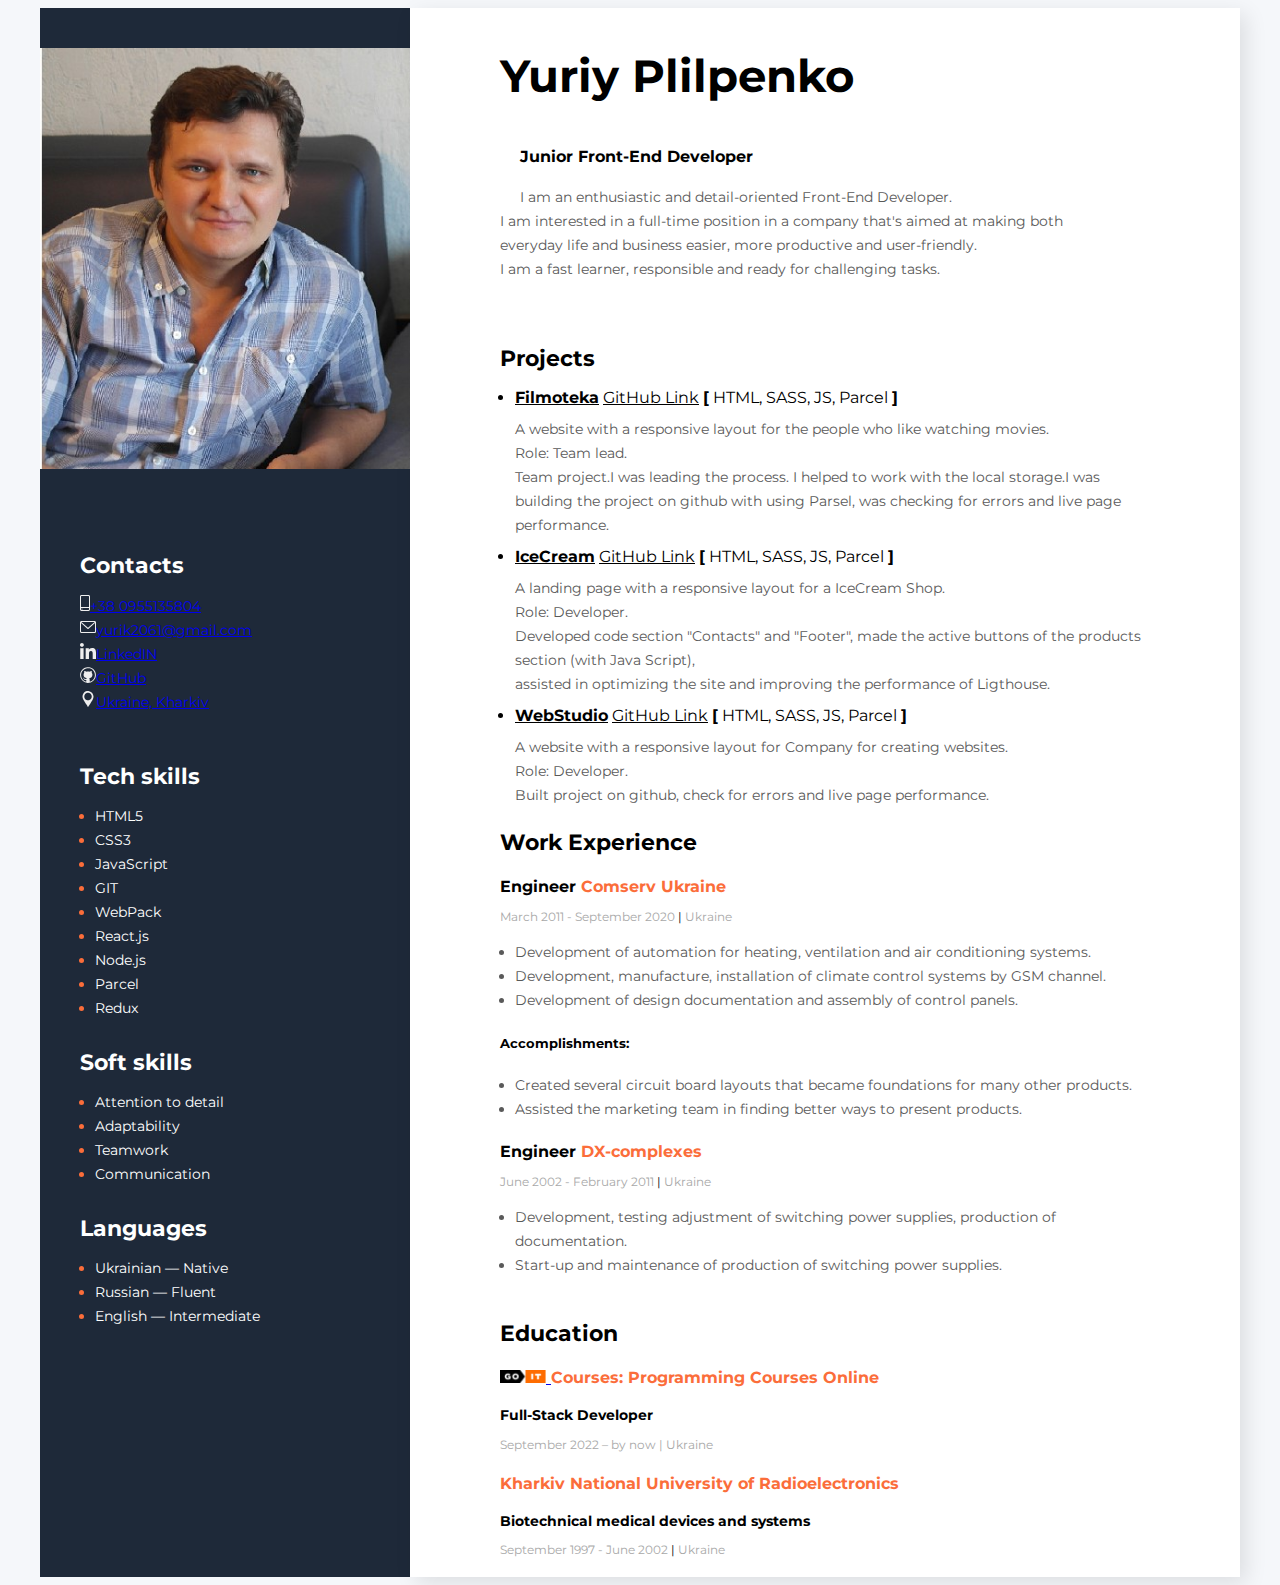
<file: index.html>
<!DOCTYPE html>
<html lang="en">
<head>
    <meta charset="UTF-8">
    <meta http-equiv="X-UA-Compatible" content="IE=edge">
    <meta name="viewport" content="width=device-width, initial-scale=1.0">
    <link rel="preconnect" href="https://fonts.googleapis.com">
    <link rel="preconnect" href="https://fonts.gstatic.com" crossorigin>
    <link href="https://fonts.googleapis.com/css2?family=Montserrat:wght@400;700&display=swap" rel="stylesheet">
    <link rel="stylesheet" href="styles/styles.css">
    <title>Resume</title>
</head>
<body>   

<!--main-->
<div class="main">
    <!--main content-->
    <div class="main-content">
        <!--about user-->
        <div class="about">
           
            <h1 class="about-name">Yuriy Plilpenko</h1>
            <h2 class="about-position">Junior Front-End Developer</h2>
            <div class="description__wrapper">
                <p class="about-description">
                    I am an enthusiastic and detail-oriented Front-End Developer. <br>  I am interested in a full-time position in a company that's aimed at making both everyday life and business easier, more productive and user-friendly. <br> I am a fast learner, responsible and ready for challenging tasks.<br>
                    <!-- My goal is to get a job in a reputed company  where I can use my skills and knowledge to deliver good results in the long term.<br> -->
                     <!-- I am eager to achieve a good position in the company to scale up the organization’s production and growth rate and at the same time for my personal career growth as well. 
                     </p> -->
            </div>
        </div>
        <!--projects-->
          <!--project container-->
          <div class="projects-container">
            <h3 class="title projects-title">Projects</h3>
            <ul class="projects-list list">
              <!-- <li class="projects-item">
                <a
                  class="projects-link"
                  href="#"
                  ></a
                >
                <span class="dots">........................................</span>
                <span
                  ><b>[</b> <span class="tech-name">HTML5, CSS3</span>
                  <b>]</b></span
                >
              </li> -->
              <li class="projects-item">
                <a
                  class="projects-link"
                  href="https://yuriypilipenkokh.github.io/filmoteka/"
                  rel="noopener nofollow noreferrer"
                  target="_blank"
                  ><b>Filmoteka</b></a
                >
                <a
                  class="projects-link"
                  href="https://yuriypilipenkokh.github.io/filmoteka/"
                  rel="noopener nofollow noreferrer"
                  target="_blank"
                  >GitHub Link</a
                >
                <span
                  ><b>[</b> <span class="tech-name">HTML, SASS, JS, Parcel</span>
                  <b>]</b></span
                >
                <p class="description first">
                  A website with a responsive layout for the people who like
                watching movies.
                </p>
                <p class="description">Role: Team lead.</p>
                <p class="description">
                  Team project.I was leading the process. I helped to work with the local
                storage.I was building the project on github with using Parsel, was checking  for  errors and live page performance.
                </p>
              </li>

              <li class="projects-item">
                <a
                  class="projects-link"
                  href="https://yuriypilipenkokh.github.io/ice4cream/"
                  rel="noopener nofollow noreferrer"
                  target="_blank"
                  ><b>IceCream</b></a
                >
                <a
                  class="projects-link"
                  href="https://yuriypilipenkokh.github.io/ice4cream/"
                  rel="noopener nofollow noreferrer"
                  target="_blank"
                  >GitHub Link</a
                >
                <span
                  ><b>[</b> <span class="tech-name">HTML, SASS, JS, Parcel</span>
                  <b>]</b></span
                >
                <p class="description first">
                  A landing page with a responsive layout for a IceCream Shop.
                </p>
                <p class="description">Role: Developer.</p>
                <p class="description">
                  Developed code section "Contacts" and "Footer", made the active buttons of the products
                  section (with Java Script),<br> assisted in optimizing the site
                  and improving the performance of Ligthouse.
                </p>
              </li>

              <!-- <li class="projects-item">
                <a
                  class="projects-link"
                  href="#"
                  rel="noopener nofollow noreferrer"
                  target="_blank"
                  ><b>Filmoteka</b></a
                >
                <a
                  class="projects-link"
                  href="#"
                  rel="noopener nofollow noreferrer"
                  target="_blank"
                  >GitHub Link</a
                >
                <span
                  ><b>[</b> <span class="tech-name">HTML, SASS, JS, Parcel</span>
                  <b>]</b></span
                >
                <p class="description">
                  A website with a responsive layout for people, who very likes to
                  watch films
                </p>
                <p class="description">Role: Developer.</p>
                <p class="description">
                  Team project.I was leading the process, writing the code to open
                  the single movie modal. I helped to work with the locale
                  storage. Build the project on github with using Parsel, check
                  for build errors and live page performance.
                </p>
              </li> -->

              <li class="projects-item">
                <a
                  class="projects-link"
                  href="https://yuriypilipenkokh.github.io/goit-markup-hw-08/"
                  rel="noopener nofollow noreferrer"
                  target="_blank"
                  ><b>WebStudio</b></a
                >
                <a
                  class="projects-link"
                  href="https://yuriypilipenkokh.github.io/goit-markup-hw-08/"
                  rel="noopener nofollow noreferrer"
                  target="_blank"
                  >GitHub Link</a
                >
                <span
                  ><b>[</b> <span class="tech-name">HTML, SASS, JS, Parcel</span>
                  <b>]</b></span
                >
                <p class="description first">
                  A website with a responsive layout for Company for creating
                  websites.
                </p>
                <p class="description">Role: Developer.</p>
                <p class="description">
                  Built project on github, check for errors and live page
                  performance.
                </p>
              </li>
              
              <!-- <li class="projects-item">
                <a
                  class="projects-link"
                  href="#"
                  rel="noopener nofollow noreferrer"
                  target="_blank"
                  ><b>Phonebook</b></a
                >
                <a
                  class="projects-link"
                  href="#"
                  rel="noopener nofollow noreferrer"
                  target="_blank"
                  >GitHub Link</a
                >
                <span
                  ><b>[</b> <span class="tech-name">React, Redux</span>
                  <b>]</b></span
                >
                <p class="description">
                  A web-application are using in the phone to add new contact to
                  your phonebook.
                </p>
                <p class="description">Role: Team Lead.</p>
                <p class="description">
                  Build project on github, check for build errors and live page
                  performance.
                </p>
              </li> -->

              <!-- <li class="projects-item">
                <a
                  class="projects-link"
                  href="#"
                  rel="noopener nofollow noreferrer"
                  target="_blank"
                  ><b>Land</b></a
                >
                <a
                  class="projects-link"
                  href="#"
                  rel="noopener nofollow noreferrer"
                  target="_blank"
                  >GitHub Link</a
                >
                <span
                  ><b>[</b> <span class="tech-name">HTML, SASS, JS, Parcel</span>
                  <b>]</b></span
                >
                <p class="description">
                  A website with a responsive layout for Business Company.
                </p>
                <p class="description">Role: Team Lead.</p>
                <p class="description">
                  Build project on github, check for build errors and live page
                  performance.
                </p>
              </li> -->

              <!-- <li class="projects-item">
                <a
                  class="projects-link"
                  href="#"
                  ></a
                >
                <span class="dots"
                  >............................................................................................................................................</span
                >
                <span
                  ><b>[</b> <span class="tech-name">React.js, Node.js</span>
                  <b>]</b></span
                >
              </li> -->
            </ul>
          </div>
  

        <!--work-->
        <div class="work">
            <h3 class="title xp-title">Work Experience </h3>
            <!--company1-->
            <!-- <div>
                <h4 class="work-position">Front-End Developer <span class="organization">Freelance</span> </h4>
                <p class="period">October 2016 - up to now   <span class="line">|</span>   Ukraine</p>
                <ul class="work-list">
                    <li class="worklist-item">Lorem ipsum dolor sit amet, consectetur adipiscing elit, sed do eiusmod tempor incididunt ut labore et dolore magna aliqua. </li>
                    <li class="worklist-item">Lorem ipsum dolor sit amet, consectetur adipiscing elit.</li>
                    <li class="worklist-item">Risus commodo viverra maecenas. </li>
                    <li class="worklist-item">Lorem ipsum dolor sit amet, consectetur adipiscing elit, sed do eiusmod. </li>
                </ul>
            </div> -->
            <!--company2-->
            <div>
                <h4 class="work-position">Engineer <span class="organization">Comserv Ukraine </span></h4>
                <p class="period">March 2011 - September 2020   <span class="line">|</span>   Ukraine</p>
                <ul class="work-list">
                    
                    <li class="worklist-item">Development of automation for heating, ventilation and air conditioning systems.</li>
                    <li class="worklist-item">Development, manufacture, installation of climate control systems by GSM channel.
                    </li>
                    <li class="worklist-item">Development of design documentation and assembly of control panels.
                    </li>
                </ul>

                <h5 class="accomplishments"> Accomplishments:</h4>

                <ul class="work-list">
                    <li class="worklist-item">Created several circuit board layouts that became foundations for many other products.</li>
                    <li class="worklist-item">Assisted the marketing team in finding better ways to present products.</li>
                </ul>

            </div>
            <!--company3-->
            <div>
                <h4 class="work-position"> Engineer  <span class="organization">DX-complexes </span> </h4>
                <p class="period">June 2002 - February 2011 <span class="line">|</span> Ukraine </p>
                <ul class="work-list">
                    <li class="worklist-item">Development, testing  adjustment
                        of switching power supplies, production of documentation.</li>
                    <li class="worklist-item">Start-up and maintenance of production of switching power supplies.</li>
                    
                </ul>
             </div>
             <!--Education-->
             <div>
                <h3 class="education">Education </h3>
                <div>
                  <h4 class="education-position goit">
                      <a href="https://goit.ua" class="link-goit" target=»_blank>
                          <img src="img/logo_orange_GoIT .jpg" alt="Logo_GOIT" class="logo-goit" width="46">
                      </a>Courses: Programming Courses Online
                  </h4>
                  <!-- <h3 class="goit">IT Academy GoIT</h3> -->
                  <h4 class="department">Full-Stack Developer</h4>
                  <span class="period"
                    >September 2022 – by now <span class="slash">|</span> Ukraine</span
                  >
                </div>
               

                <h4 class="university">Kharkiv National University of Radioelectronics</h4>
                <h4 class="department">Biotechnical  medical devices and systems</h4>
                <p class="period">September 1997 - June 2002   <span class="line">|</span>   Ukraine</p>

               

            </div>
        </div>
    </div>
    <!--sidebar-->
    <aside class="sidebar">
        <img src="img/photo.jpg" alt="user photo" class="photo">

        <!-- contacts -->
        <div class="contacts">
            <h4 class="sidebar-title contacts__title">Contacts</h4>
            <!-- <div>
                <span class="contact-type">C:</span>
                 <a href="tel:+380955135804" class="contact-link">+38 0955135804</a> <br>
                 <span class="contact-type">E:</span>
                 <a href="mailto:yurik2061@gmail.com" class="contact-link">yurik2061@gmail.com</a> 
            </div> -->
            <ul class="contact-list">
                
                <li><svg class="contacts__icon" width="10" height="16">
                  <use href="./img/sprite.svg#icon-smartphone"></use>
                </svg><a href="tel:+380955135804">+38 0955135804</a></li>
                <li><svg class="contacts__icon" width="16" height="16">
                  <use href="./img/sprite.svg#icon-envelope"></use>
                </svg><a href="mailto:yurik2061@gmail.com">yurik2061@gmail.com</a></li>
                <li><svg class="contacts__icon" width="16" height="16">
                  <use href="./img/sprite.svg#icon-linkedin"></use>
                </svg><a href="https://www.linkedin.com/in/yuriy-pilipenko-336512257/">LinkedIN</a></li>
                <li><svg class="contacts__icon" width="16" height="16">
                  <use href="./img/sprite.svg#icon-github"></use>
                </svg><a href="https://github.com/YuriyPilipenkoKH">GitHub</a></li>
                <li><svg class="contacts__icon" width="16" height="16">
                  <use href="./img/sprite.svg#icon-location"></use>
                </svg><a href="#">Ukraine, Kharkiv</a></li>

            
            </ul>
        </div>
        <!--tech skills-->
        <div class="tech-skills">
            <h4 class="sidebar-title tech-skills__title">Tech skills</h4>
            <ul class="tech-skills-list">
                <li class="tech-skills-item"> <span class="tech-skills-text">HTML5</span></li>
                <li class="tech-skills-item"> <span class="tech-skills-text">CSS3</span></li>
                <li class="tech-skills-item"> <span class="tech-skills-text">JavaScript</span></li>
                <li class="tech-skills-item"> <span class="tech-skills-text">GIT</span></li>
                <li class="tech-skills-item"> <span class="tech-skills-text">WebPack</span></li>
                <!-- <li class="tech-skills-item"> <span class="tech-skills-text">JavaScript</span></li> -->
                <li class="tech-skills-item"> <span class="tech-skills-text">React.js</span></li>
                <li class="tech-skills-item"> <span class="tech-skills-text">Node.js</span></li>
                <li class="tech-skills-item"> <span class="tech-skills-text">Parcel</span></li>
                <li class="tech-skills-item"> <span class="tech-skills-text">Redux</span></li>
            </ul> 
        </div>
            <!--soft skills-->
            <div class="soft-skills">
                <h4 class="sidebar-title soft-skills-title">Soft skills</h4>
                <ul class="soft-skills-list">
                    <li class="soft-skills-item"> <span class="soft-skills-text">Attention to detail</span></li>
                    <li class="soft-skills-item"> <span class="soft-skills-text">Adaptability</span></li>
                    <li class="soft-skills-item"> <span class="soft-skills-text">Teamwork</span></li>
                    <li class="soft-skills-item"> <span class="soft-skills-text">Communication</span></li>
                    <!-- <li class="soft-skills-item"> <span class="soft-skills-text">High-achiever</span></li> -->
                </ul>
            </div>
  <!--Language skills-->
            <div class="soft-skills">
                <h4 class="sidebar-title language-skills-title">Languages</h4>
                <ul class="soft-skills-list">
                    <li class="soft-skills-item"> <span class="soft-skills-text">Ukrainian — Native</span></li>
                    <li class="soft-skills-item"> <span class="soft-skills-text">Russian — Fluent</span></li>
                    <li class="soft-skills-item"> <span class="soft-skills-text">English — Intermediate</span></li>
                    
                </ul>
            </div>

    </aside>
</div>
</body>
</html>
</file>
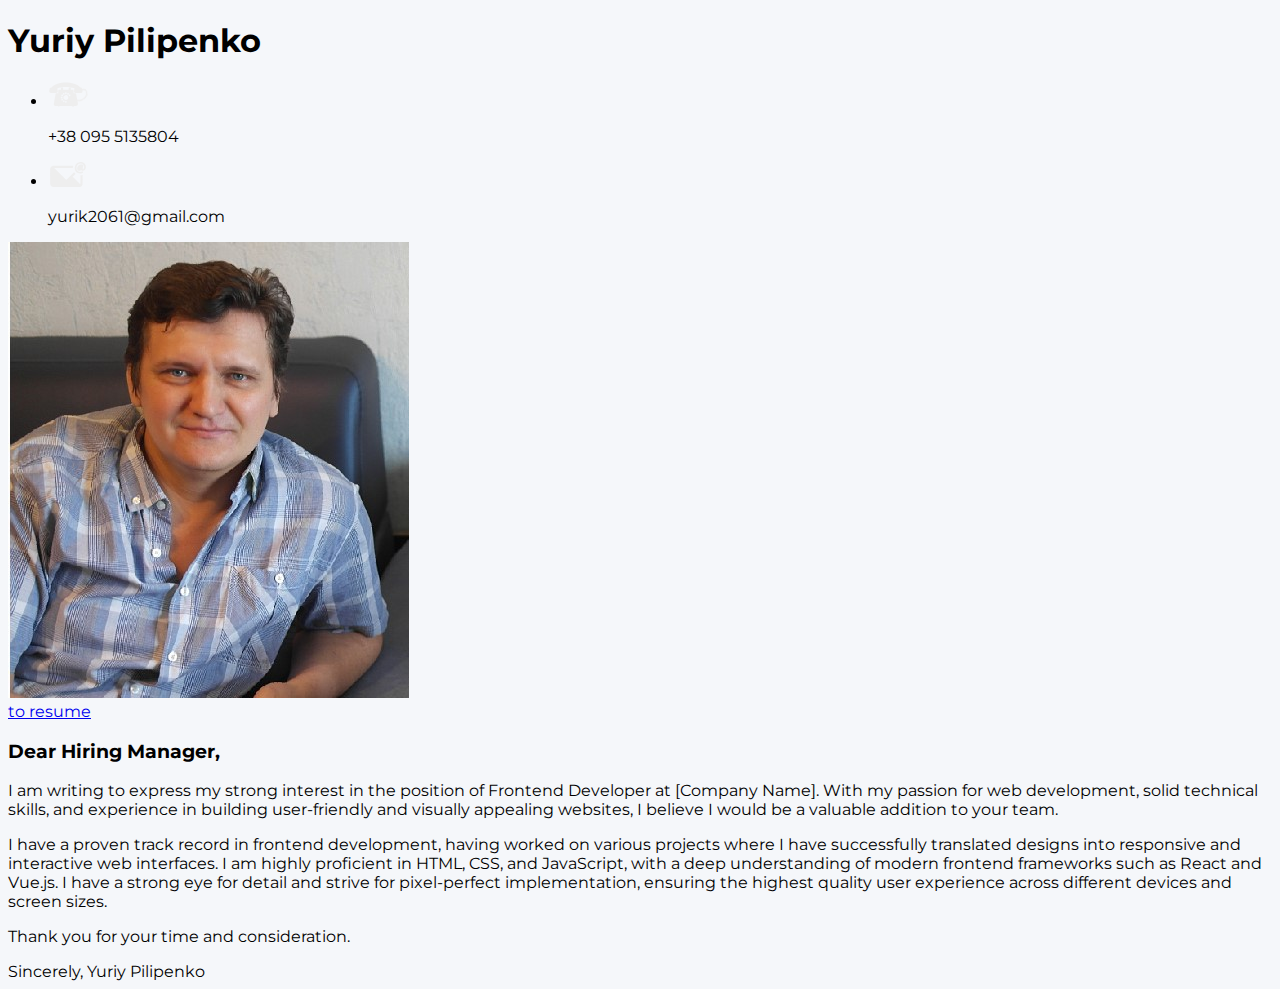
<file: cover-letter.html>
<!DOCTYPE html>
<html lang="en">
<head>
    <meta charset="UTF-8">
    <meta http-equiv="X-UA-Compatible" content="IE=edge">
    <meta name="viewport" content="width=device-width, initial-scale=1.0">
    <link rel="preconnect" href="https://fonts.googleapis.com">
    <link rel="preconnect" href="https://fonts.gstatic.com" crossorigin>
    <link href="https://fonts.googleapis.com/css2?family=Montserrat:wght@400;700&display=swap" rel="stylesheet">
    <link rel="stylesheet" href="styles/styles.css">
    <title>Resume</title>
</head>
<body>   
    <header class="header">
        <div class="cover__header-wrap">
            <h1 class="cover__title">Yuriy Pilipenko</h1>
            <ul class="cover__contacts">
               <li class="cover__mail">
                   <svg class="icon" width="40" height="25">
                     <use href="./img/sprite.svg#icon-old-phone"></use>
                   </svg>
                   <p>+38 095 5135804</p>
               </li>
               <li class="cover__mail">
                   <svg class="icon" width="40" height="25">
                     <use href="./img/sprite.svg#icon-eemali"></use>
                   </svg>
                   <p>yurik2061@gmail.com</p>
               </li>
            
            </ul>
        </div>

        <img src="img/photo.jpg" alt="user photo" class="cover__photo">

    </header>

<!--main-->

<main class="cover__main">

    <a class="cover-letter" href="./index.html">to resume</a>


    <!--main content-->

    <h3>Dear Hiring Manager,</h3>

    <p>I am writing to express my strong interest in the position of Frontend Developer at [Company Name]. With my passion for web development, solid technical skills, and experience in building user-friendly and visually appealing websites, I believe I would be a valuable addition to your team.</p>

    <p>I have a proven track record in frontend development, having worked on various projects where I have successfully translated designs into responsive and interactive web interfaces. I am highly proficient in HTML, CSS, and JavaScript, with a deep understanding of modern frontend frameworks such as React and Vue.js. I have a strong eye for detail and strive for pixel-perfect implementation, ensuring the highest quality user experience across different devices and screen sizes.</p>   

        <p>Thank you for your time and consideration.</p>
        
     <span>Sincerely,</span>   
     <span>Yuriy Pilipenko</span>   


</main>
</body>
</html>
</file>
<file: styles/styles.css>
body {
    font-family: 'Montserrat', sans-serif;
    background-color: #F5F7FA;
    box-sizing: border-box;
}

.list {
    padding: 0;
    /* list-style: none; */
}
/* main styles */
.main {
    display: flex;
    flex-direction: row-reverse;
    width: 1200px;
    margin: 0 auto;
}
.main-content {
    background-color: #FFFFFF ;
    box-shadow: 6px 6px 20px  rgba(0, 0, 0, 0.1);
    padding: 10px 90px;
}
.about {
    margin-bottom: 40px;
}
.about-position {
    display: inline-block;
    font-style: normal;
    text-align: center;
    font-weight: bold;
    font-size: 16px;
    line-height: 17px;
    color: #000;
    background-color: #fff;
    /* border: 4px solid #000; */
    border-radius: 16px;
    padding: 5px 20px;
   margin: 15px auto;

}
.about-name {
    font-style: normal;
    font-weight: bold;
    font-size: 45px;
    line-height: 55px;
    color: #000000;
    margin-bottom: 25px;
}
.description__wrapper {
    max-width: 600px;
}
.description {
    font-style: normal;
    font-weight: normal;
    font-size: 14px;
    line-height: 24px;
    color: #595959;
   margin: 0;

}

.first {
    margin-top: 10px;
}

.about-description {
    display: inline;
    color: #000;
    /* background-color: #777; */
    border-radius: 14px;
    padding: 5px 20px;
    font-style: normal;
    font-weight: normal;
    font-size: 14px;
    line-height: 24px;
    color: #595959;

    /* -webkit-box-decoration-break: clone; */
}
/* project styles */
.projects {
    margin-bottom: 50px;
}
.projects-list {
    display: flex;
    flex-direction: column;
    gap: 10px;
}

.title {
    font-style: normal;
    font-weight: bold;
    font-size: 22px;
    line-height: 27px;
    color: #000000;
    margin-bottom: 10px;
}
.projects-list {
    padding: 0;
    margin-left: 15px;
}
.projects-link,  b{
    color: #000000;
    
}

.project-item {
    font-style: normal;
    font-weight: bold;
    font-size: 14px;
    line-height: 24px;
    color: #000000;
}
.project,
.project-link {
    font-style: normal;
    font-weight: normal;
    font-size: 14px;
    line-height: 24px;
    color: #595959;
}
.project-link {
    margin-left: 10px;
}
.project-bracket {
    font-style: normal;
    font-weight: bold;
    font-size: 14px;
    line-height: 24px;
    color: #000000;
}
/* work styles */
.work-position {
    font-style: normal;
    font-weight: bold;
    font-size: 16px;
    line-height: 20px;
    color: #000000;
    margin-bottom: 10px;
}
.organization {
    font-style: normal;
    font-weight: bold;
    font-size: 16px;
    line-height: 20px;
    color: #FB6D3A;
}
.period {
    font-style: normal;
    font-weight: normal;
    font-size: 12px;
    line-height: 15px;
    color: #A8A8A8;
    margin-bottom: 10px;
}
.line {
    font-style: normal;
    font-weight: normal;
    font-size: 12px;
    line-height: 15px;
    color: #000000;
}
.work-list {
    padding: 0;
    margin-left: 15px;
}
.worklist-item {
    font-style: normal;
    font-weight: normal;
    font-size: 14px;
    line-height: 24px;
    color: #595959;
}
/* education styles */
.education {
    font-style: normal;
    font-weight: bold;
    font-size: 22px;
    line-height: 27px;
    color: #000000;
    margin-top: 43px;
    margin-bottom: 10px;
}
.university, .goit {
    font-style: normal;
    font-weight: bold;
    font-size: 16px;
    line-height: 20px;
    color: #FB6D3A;
    margin-bottom: 10px;
}
.department {
    font-style: normal;
    font-weight: bold;
    font-size: 14px;
    line-height: 17px;
    color: #000000;
    margin-bottom: 10px;
}

/* sidebar styles */
.sidebar {
    background-color: #1E2939;
    padding-top: 40px;
    width: 370px;
    font-size: 14px;
    color: #595959;
}
.photo {
    width: 370px;
    margin-bottom: 50px;
}
.contacts {
    margin-left: 40px;
    margin-bottom: 50px;
}
.sidebar-title {
    color: #FFFFFF;
    font-style: normal;
    font-weight: bold;
    font-size: 22px;
    line-height: 27px;
    margin-bottom: 10px;
}
.tech-skills {
     margin-left: 40px;
}
.contact-type {
    color: #FFFFFF;
    font-style: normal;
    font-weight: bold;
    font-size: 14px;
    line-height: 24px;
    margin-right: 10px;
    }

    .contact-list {
        list-style: none;
        padding:  0;
    }

    .contact-list > li{
        padding: 2px 0;
       color: #A8A8A8;
    }

    .contact-link {
        text-decoration: none;
    color: #A8A8A8;
    font-style: normal;
    font-weight: normal;
    font-size: 14px;
    line-height: 24px;    
    }
    .tech-skills-list {
    color: #FFFFFF;
    padding: 0;
    margin-left: 15px;
    }
    .tech-skills-item {
    color: #FB6D3A;
    }
    .tech-skills-text {
    color: #FFFFFF;
    font-style: normal;
    font-weight: normal;
    font-size: 14px;
    line-height: 24px;     
    }
    .soft-skills {
        margin-left: 40px;
   }
   .soft-skills-list {
    color: #FFFFFF;
    padding: 0;
    margin-left: 15px;
   }
   .soft-skills-item {
    color: #FB6D3A;
    }
    .soft-skills-text {
    color: #FFFFFF;
    font-style: normal;
    font-weight: normal;
    font-size: 14px;
    line-height: 24px;     
    }
</file>
